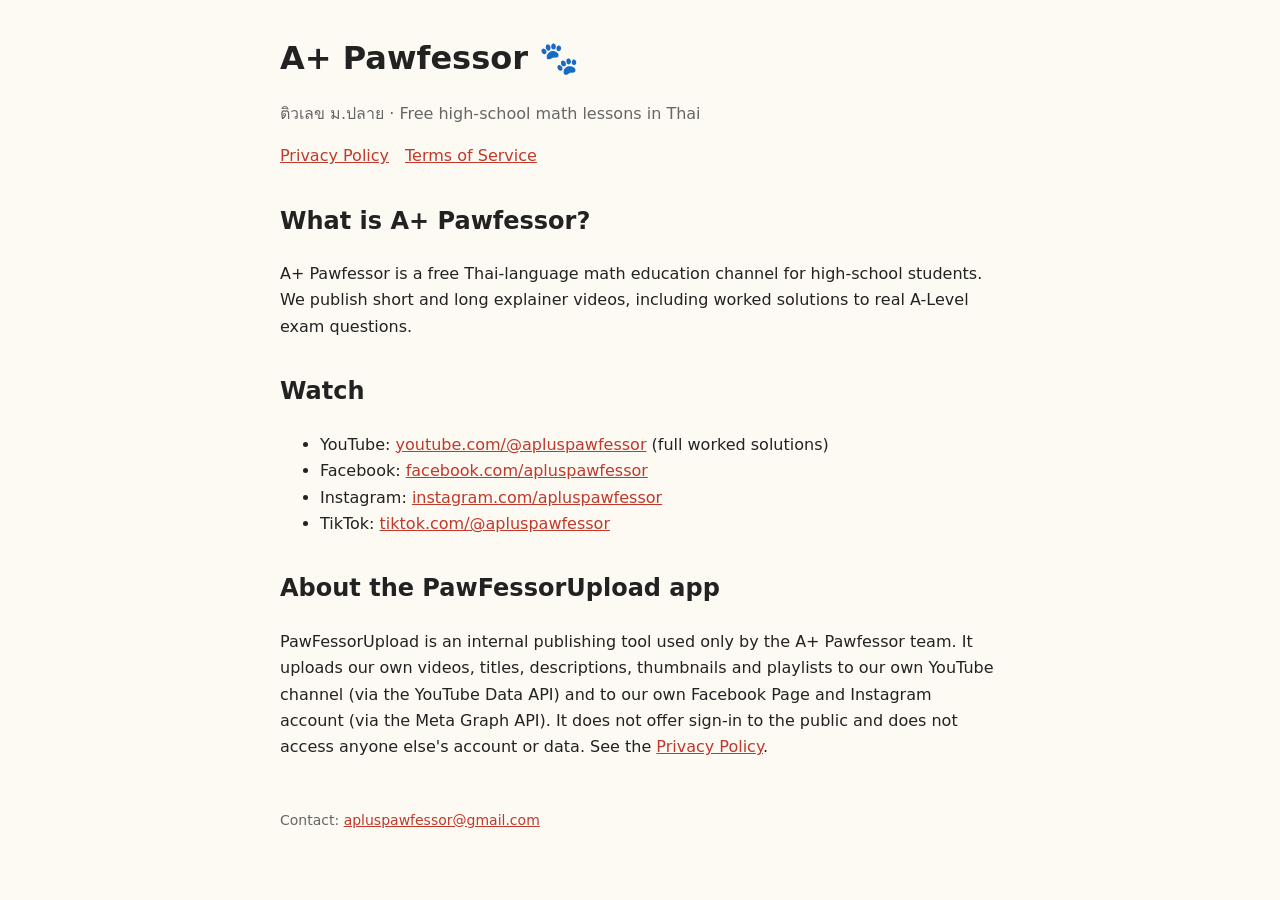
<file: site/site/index.html>
<!doctype html>
<html lang="en"><head><meta charset="utf-8"><meta name="viewport" content="width=device-width,initial-scale=1">
<title>A+ Pawfessor</title><link rel="stylesheet" href="style.css"></head>
<body><main>
<h1>A+ Pawfessor 🐾</h1>
<p class="muted">ติวเลข ม.ปลาย · Free high-school math lessons in Thai</p>
<nav><a href="privacy.html">Privacy Policy</a><a href="terms.html">Terms of Service</a></nav>

<h2>What is A+ Pawfessor?</h2>
<p>A+ Pawfessor is a free Thai-language math education channel for high-school students.
We publish short and long explainer videos, including worked solutions to real A-Level exam questions.</p>

<h2>Watch</h2>
<ul>
<li>YouTube: <a href="https://www.youtube.com/@apluspawfessor">youtube.com/@apluspawfessor</a> (full worked solutions)</li>
<li>Facebook: <a href="https://www.facebook.com/apluspawfessor">facebook.com/apluspawfessor</a></li>
<li>Instagram: <a href="https://www.instagram.com/apluspawfessor">instagram.com/apluspawfessor</a></li>
<li>TikTok: <a href="https://www.tiktok.com/@apluspawfessor">tiktok.com/@apluspawfessor</a></li>
</ul>

<h2>About the PawFessorUpload app</h2>
<p>PawFessorUpload is an internal publishing tool used only by the A+ Pawfessor team.
It uploads our own videos, titles, descriptions, thumbnails and playlists to our own YouTube channel
(via the YouTube Data API) and to our own Facebook Page and Instagram account (via the Meta Graph API).
It does not offer sign-in to the public and does not access anyone else's account or data.
See the <a href="privacy.html">Privacy Policy</a>.</p>

<footer>Contact: <a href="mailto:apluspawfessor@gmail.com">apluspawfessor@gmail.com</a></footer>
</main></body></html>
</file>
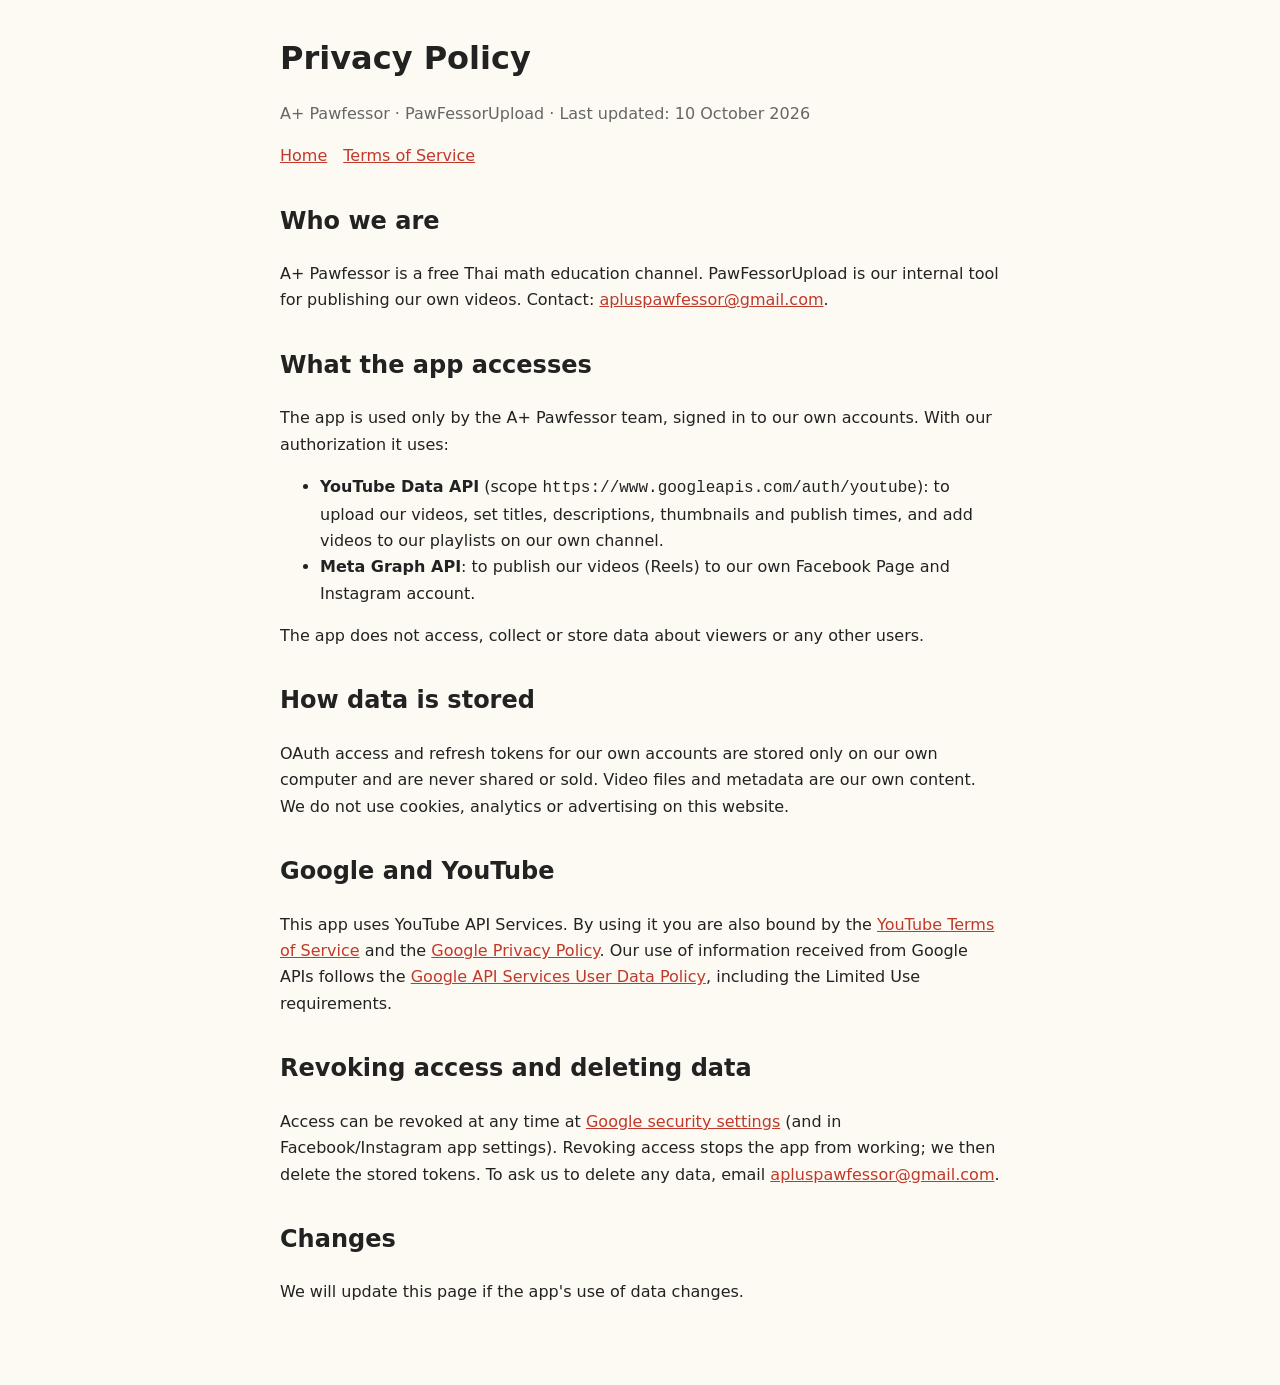
<file: site/site/privacy.html>
<!doctype html>
<html lang="en"><head><meta charset="utf-8"><meta name="viewport" content="width=device-width,initial-scale=1">
<title>Privacy Policy</title><link rel="stylesheet" href="style.css"></head>
<body><main>
<h1>Privacy Policy</h1>
<p class="muted">A+ Pawfessor · PawFessorUpload · Last updated: 10 October 2026</p>
<nav><a href="index.html">Home</a><a href="terms.html">Terms of Service</a></nav>

<h2>Who we are</h2>
<p>A+ Pawfessor is a free Thai math education channel. PawFessorUpload is our internal tool for publishing
our own videos. Contact: <a href="mailto:apluspawfessor@gmail.com">apluspawfessor@gmail.com</a>.</p>

<h2>What the app accesses</h2>
<p>The app is used only by the A+ Pawfessor team, signed in to our own accounts. With our authorization it uses:</p>
<ul>
<li><b>YouTube Data API</b> (scope <code>https://www.googleapis.com/auth/youtube</code>): to upload our videos,
set titles, descriptions, thumbnails and publish times, and add videos to our playlists on our own channel.</li>
<li><b>Meta Graph API</b>: to publish our videos (Reels) to our own Facebook Page and Instagram account.</li>
</ul>
<p>The app does not access, collect or store data about viewers or any other users.</p>

<h2>How data is stored</h2>
<p>OAuth access and refresh tokens for our own accounts are stored only on our own computer and are never shared
or sold. Video files and metadata are our own content. We do not use cookies, analytics or advertising on this website.</p>

<h2>Google and YouTube</h2>
<p>This app uses YouTube API Services. By using it you are also bound by the
<a href="https://www.youtube.com/t/terms">YouTube Terms of Service</a> and the
<a href="https://policies.google.com/privacy">Google Privacy Policy</a>.
Our use of information received from Google APIs follows the
<a href="https://developers.google.com/terms/api-services-user-data-policy">Google API Services User Data Policy</a>,
including the Limited Use requirements.</p>

<h2>Revoking access and deleting data</h2>
<p>Access can be revoked at any time at
<a href="https://security.google.com/settings/security/permissions">Google security settings</a>
(and in Facebook/Instagram app settings). Revoking access stops the app from working; we then delete the stored
tokens. To ask us to delete any data, email <a href="mailto:apluspawfessor@gmail.com">apluspawfessor@gmail.com</a>.</p>

<h2>Changes</h2>
<p>We will update this page if the app's use of data changes.</p>
</main></body></html>
</file>
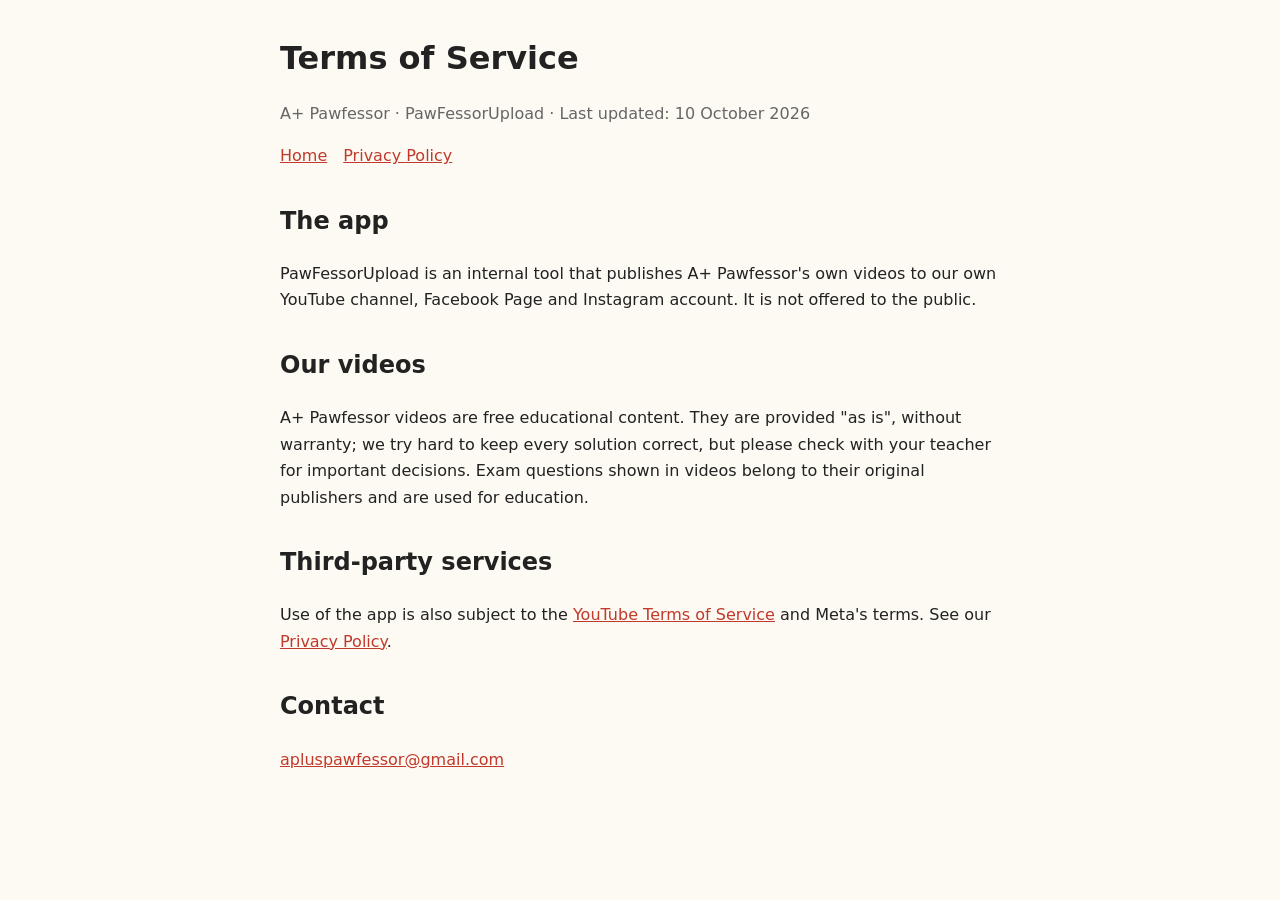
<file: site/site/terms.html>
<!doctype html>
<html lang="en"><head><meta charset="utf-8"><meta name="viewport" content="width=device-width,initial-scale=1">
<title>Terms of Service</title><link rel="stylesheet" href="style.css"></head>
<body><main>
<h1>Terms of Service</h1>
<p class="muted">A+ Pawfessor · PawFessorUpload · Last updated: 10 October 2026</p>
<nav><a href="index.html">Home</a><a href="privacy.html">Privacy Policy</a></nav>

<h2>The app</h2>
<p>PawFessorUpload is an internal tool that publishes A+ Pawfessor's own videos to our own YouTube channel,
Facebook Page and Instagram account. It is not offered to the public.</p>

<h2>Our videos</h2>
<p>A+ Pawfessor videos are free educational content. They are provided "as is", without warranty;
we try hard to keep every solution correct, but please check with your teacher for important decisions.
Exam questions shown in videos belong to their original publishers and are used for education.</p>

<h2>Third-party services</h2>
<p>Use of the app is also subject to the <a href="https://www.youtube.com/t/terms">YouTube Terms of Service</a>
and Meta's terms. See our <a href="privacy.html">Privacy Policy</a>.</p>

<h2>Contact</h2>
<p><a href="mailto:apluspawfessor@gmail.com">apluspawfessor@gmail.com</a></p>
</main></body></html>
</file>
<file: site/site/style.css>
:root{--bg:#fdfaf3;--fg:#222;--muted:#666;--accent:#c0392b}
@media (prefers-color-scheme:dark){:root{--bg:#1b1b1b;--fg:#eee;--muted:#aaa;--accent:#ff7a6b}}
body{margin:0;background:var(--bg);color:var(--fg);font:16px/1.65 system-ui,-apple-system,"Segoe UI",sans-serif}
main{max-width:720px;margin:0 auto;padding:32px 16px 64px}
h1{margin:0 0 4px}h2{margin-top:32px}a{color:var(--accent)}
.muted{color:var(--muted)}nav a{margin-right:16px}footer{margin-top:48px;font-size:14px;color:var(--muted)}
</file>
